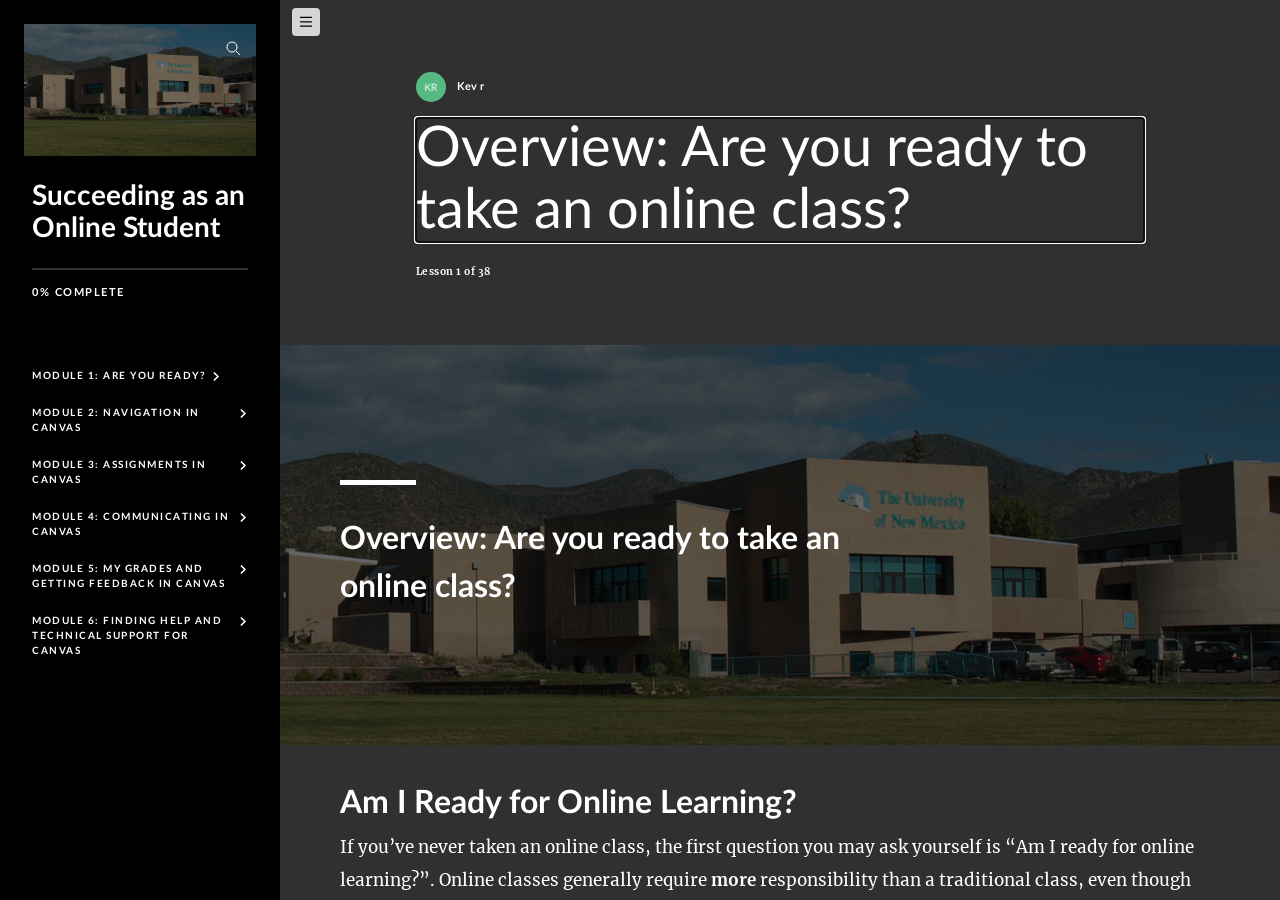
<file: projects/online-student-workshop/index.html>
<!doctype html>
<!-- 
course package version: PCpywOyb
rise_frontend sha: 7c74c686355c44a9107c5fef5b29e77ff4d6952b
learn_distribution_frontend sha: de6f87452331c4d7d45a786b497b810ddb6bba97
mondrian sha: 1bd9bd8085422ca84085e42621de3b09349e7a11
sandbox sha: 42753f3391b109fa3788c525c22880445ab48325
 -->
<html lang="en">
  <head>
    <meta charset="utf-8">
    <meta name="viewport" content="width=device-width,initial-scale=1">
    <title>Succeeding as an Online Student</title>
    
    <script type="application/json" id="__CONFIG__">
      {"remoteManifest":{"learn_distribution_frontend":{".js":["learn_dist/entry.js"]},"mondrian":{".js":["mondrian/entry.js"]}},"assetTargetPrefixes":{"media":"assets","font":"lib/fonts"}}
    </script>
    
    <script src="lib/dist/f1c92d9b.js"></script>
  </head>
  <body>

    <div id="app"></div>
    
      <script src="lib/rise/9d00647a.js"></script>
    
  </body>
</html>
</file>
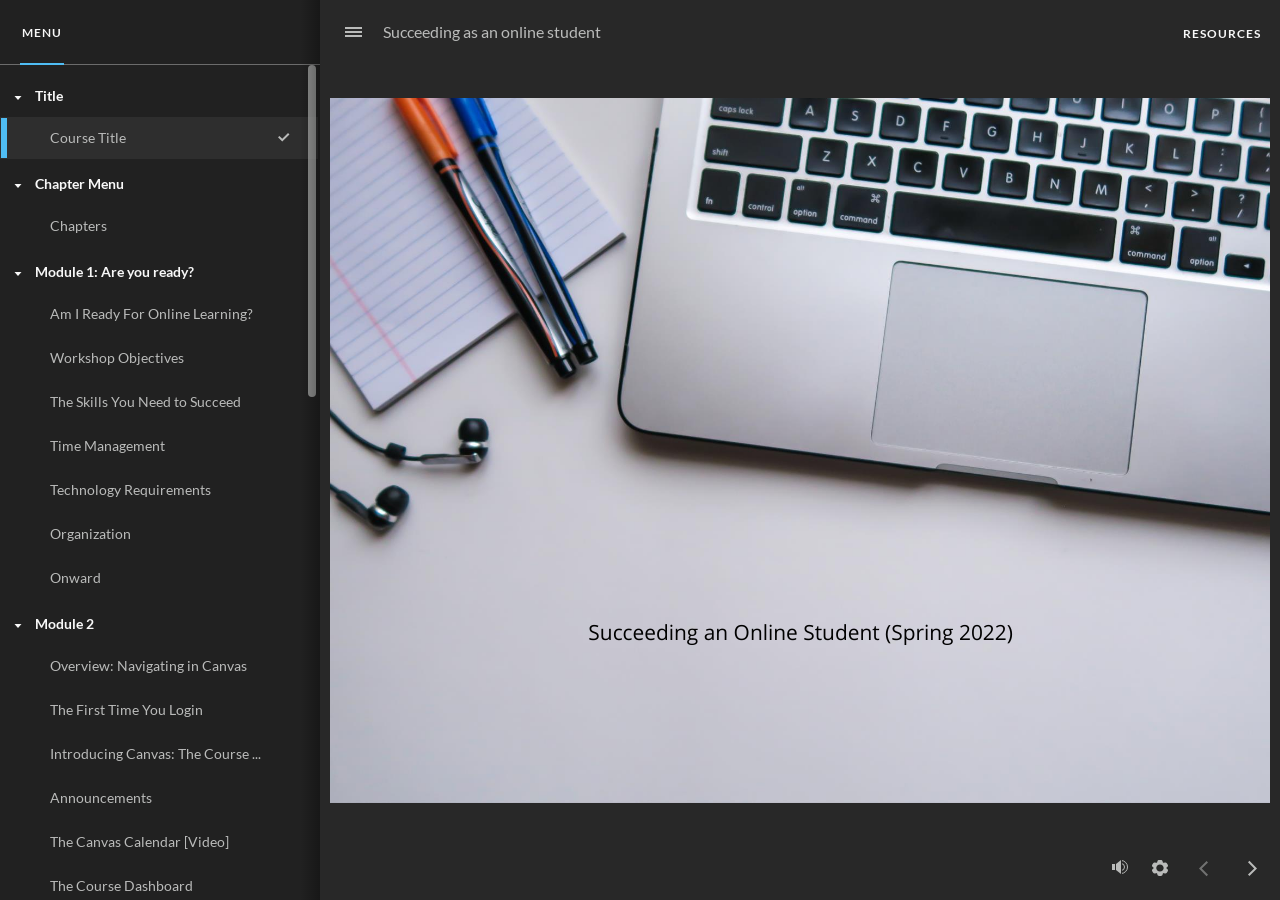
<file: projects/online-workshop-storyline/story.html>
﻿<!doctype html>
<html lang="en-US">
<head>
  <meta charset="utf-8">
  <!-- Created using Storyline 360 x64 - http://www.articulate.com  -->
  <!-- version: 3.127.38181.0 -->
  <title>Succeeding as an online student</title>
  <meta http-equiv="x-ua-compatible" content="IE=edge"/>
  <meta name="viewport" content="width=device-width,initial-scale=1,user-scalable=no,shrink-to-fit=no,minimal-ui"/>
  <meta name="apple-mobile-web-app-capable" content="yes"/>
  <style>
    html, body { height: 100%; padding: 0; margin: 0 }
    #app { height: 100%; width: 100%; }
  </style>

  <script>
    window.DS = {};
    window.globals = {
      DATA_PATH_BASE: '',
      HAS_FRAME: true,
      HAS_SLIDE: true,

      lmsPresent: false,
      tinCanPresent: false,
      cmi5Present: false,
      aoSupport: false,
      scale: 'Scaled',
      captureRc: false,
      browserSize: 'optimal',
      bgColor: '#282828',
      features: 'DropInBase,EngagePromiseUpgrade,JsInteractions,Localization,LocalizationImage,PlayerMemoryEnhancements,SlideLevelScale,SlidePromiseUpgrade,StartupPromiseUpgrade',
      themeName: 'unified',
      preloaderColor: '#FFFFFF',
      suppressAnalytics: false,
      productChannel: 'stable',
      publishSource: 'storyline',
      aid: 'aid|4adf1dfe-7fee-5a84-a368-b971c57fee7d',
      cid: '9c6dfddc-dc66-4fd3-b354-5d9739e5ad09',
      playerVersion: '3.127.38181.0',
      publishTimestamp: '2026-10-08T14:55:42.0921680Z',
      maxIosVideoElements: 10,
      connectionSettings: { message: 'You%20are%20offline.%20Trying%20to%20reconnect...', useDarkTheme: false, mode: 'disabled' },
      hasFeature: function(feature) {
        return this.features.split(',').includes(feature);
      },
      
      parseParams: function(qs) {
        if (window.globals.parsedParams != null) {
          return window.globals.parsedParams;
        }
        qs = (qs || window.location.search.substr(1)).split('+').join(' ');
        var params = {},
            tokens,
            re = /[?&]?([^=]+)=([^&]*)/g;

        while (tokens = re.exec(qs)) {
          params[decodeURIComponent(tokens[1]).trim()] =
            decodeURIComponent(tokens[2]).trim();
        }
        window.globals.parsedParams = params;
        return params;
      }

    };

    if (window.flagsUnderTest != null) {
      window.globals.features = window.flagsUnderTest.reduce((accum, feature) => {
        if (!accum.includes(feature)) {
          accum.push(feature);
        }
        return accum;
      }, window.globals.features.split(',')).join();
    }
  </script>
  <script>
    var isIe11 = ('ActiveXObject' in window || window.MSBlobBuilder != null)
      && window.msCrypto != null && !window.ActiveXObject;
    if (isIe11) {
      window.globals.unsupportedBrowser = true;
      document.write(atob('[base64]'));
    }
  </script>

  <script>
    if (window.globals.hasFeature('Localization')) {
      
      
    }
  </script>

  
  
  <script>window.THREE = { };</script>
  
</head>
<body style="background: #282828" class="cs-HTML theme-unified">
  <!-- 360 -->
  <script>!function(){var e,i=/iPhone/i,o=/iPod/i,n=/iPad/i,t=/\biOS-universal(?:.+)Mac\b/i,r=/\bAndroid(?:.+)Mobile\b/i,a=/Android/i,d=/(?:SD4930UR|\bSilk(?:.+)Mobile\b)/i,p=/Silk/i,l=/Windows Phone/i,u=/\bWindows(?:.+)ARM\b/i,b=/BlackBerry/i,s=/BB10/i,c=/Opera Mini/i,f=/\b(CriOS|Chrome)(?:.+)Mobile/i,h=/Mobile(?:.+)Firefox\b/i,v=function(e){return void 0!==e&&"MacIntel"===e.platform&&"number"==typeof e.maxTouchPoints&&e.maxTouchPoints>1&&"undefined"==typeof MSStream};e=function(e){var m={userAgent:"",platform:"",maxTouchPoints:0};e||"undefined"==typeof navigator?"string"==typeof e?m.userAgent=e:e&&e.userAgent&&(m={userAgent:e.userAgent,platform:e.platform,maxTouchPoints:e.maxTouchPoints||0}):m={userAgent:navigator.userAgent,platform:navigator.platform,maxTouchPoints:navigator.maxTouchPoints||0};var g=m.userAgent,y=g.split("[FBAN");void 0!==y[1]&&(g=y[0]),void 0!==(y=g.split("Twitter"))[1]&&(g=y[0]);var A=function(e){return function(i){return i.test(e)}}(g),w={apple:{phone:A(i)&&!A(l),ipod:A(o),tablet:!A(i)&&(A(n)||v(m))&&!A(l),universal:A(t),device:(A(i)||A(o)||A(n)||A(t)||v(m))&&!A(l)},amazon:{phone:A(d),tablet:!A(d)&&A(p),device:A(d)||A(p)},android:{phone:!A(l)&&A(d)||!A(l)&&A(r),tablet:!A(l)&&!A(d)&&!A(r)&&(A(p)||A(a)),device:!A(l)&&(A(d)||A(p)||A(r)||A(a))||A(/\bokhttp\b/i)},windows:{phone:A(l),tablet:A(u),device:A(l)||A(u)},other:{blackberry:A(b),blackberry10:A(s),opera:A(c),firefox:A(h),chrome:A(f),device:A(b)||A(s)||A(c)||A(h)||A(f)},any:!1,phone:!1,tablet:!1};return w.any=w.apple.device||w.android.device||w.windows.device||w.other.device,w.phone=w.apple.phone||w.android.phone||w.windows.phone,w.tablet=w.apple.tablet||w.android.tablet||w.windows.tablet,w}(),"object"==typeof exports&&"undefined"!=typeof module?module.exports=e:"function"==typeof define&&define.amd?define((function(){return e})):this.isMobile=e}();
    window.isMobile.apple.tablet = window.isMobile.apple.tablet ||
      (navigator.platform === 'MacIntel' && navigator.maxTouchPoints > 1);
    window.isMobile.apple.device = window.isMobile.apple.device || window.isMobile.apple.tablet;
    window.isMobile.tablet = window.isMobile.tablet || window.isMobile.apple.tablet;
    window.isMobile.any = window.isMobile.any || window.isMobile.apple.tablet;
  </script>

  <div id="focus-sink" tabindex="-1"></div>

  <div id="preso"></div>
  <script>
    (function() {

      var classTypes = [ 'desktop', 'mobile', 'phone', 'tablet' ];

      var addDeviceClasses = function(prefix, testObj) {
        var curr, i;
        for (i = 0; i < classTypes.length; i++) {
          curr = classTypes[i];
          if (testObj[curr]) {
            document.body.classList.add(prefix + curr);
          }
        }
      };

      var params = window.globals.parseParams(),
          isDevicePreview = params.devicepreview === '1',
          isPhoneOverride = params.deviceType === 'phone' || (isDevicePreview && params.phone == '1'),
          isTabletOverride = (params.deviceType === 'tablet' || isDevicePreview) && !isPhoneOverride,
          isMobileOverride = isPhoneOverride || isTabletOverride;

      var deviceView = {
        desktop: !window.isMobile.any && !isMobileOverride,
        mobile: window.isMobile.any || isMobileOverride,
        phone: isPhoneOverride || (window.isMobile.phone && !isTabletOverride),
        tablet: isTabletOverride || window.isMobile.tablet
      };

      window.globals.deviceView = deviceView;
      window.isMobile.desktop = !window.isMobile.any;
      window.isMobile.mobile = window.isMobile.any;

      addDeviceClasses('view-', deviceView);

    })();
  </script>
  
  <script src='story_content/triggers.js' type=text/javascript></script>
<script src='story_content/user.js' type=text/javascript></script>
  <div class="slide-loader"></div>

  <script>
    var doc = document, loader = doc.body.querySelector('.slide-loader'); [ 1, 2, 3 ].forEach(function(n) { var d = doc.createElement('div'); d.style.backgroundColor = window.globals.preloaderColor; d.classList.add('mobile-loader-dot'); d.classList.add('dot' + n); loader.appendChild(d); });
  </script>

  <div class="mobile-load-title-overlay" style="display: none">
    <div class="mobile-load-title">Succeeding as an online student</div>
  </div>

  <div class="mobile-chrome-warning"></div>

  
<style>
  .warn-connection-dialog {
    display: none;
    background: transparent;
    pointer-events: all;
    position: fixed;
    left: 0;
    top: 0;
    width: 100%;
    height: 100%;
    z-index: 999;
  }

  .warn-connection-content {
    pointer-events: all;
    border-radius: 4px;
    background: white;
    border: 1px solid #E7E7E7;
    color: #333333;
    box-shadow: 0 2px 4px rgba(0, 0, 0, 0.25);
    transition: all 150ms ease-out;
    position: absolute;
    white-space: nowrap;
  }

  .view-phone.is-landscape .warn-connection-content {
    left: 23px;
    bottom: 23px;
  }

  .view-tablet.is-landscape .warn-connection-content {
    left: 50%;
    top: 20px;
    transform: translateX(-50%);
  }

  .view-mobile.is-portrait .warn-connection-content {
    transform: translate(-50%, calc(-100% - 15px));
  }

  .warn-connection-content p {
    display: inline-block;
    margin: 0 8px 0 0;
    line-height: 33px;
    font-size: 11px;
  }

  .warn-connection-content svg {
    position: relative;
    vertical-align: middle;
    margin: 0 2px 2px 8px;
  }

  .view-desktop .warn-connection-content {
    left: 1.5em;
    bottom: 1.5em;
  }

  .view-desktop .warn-connection-content p {
    font-size: 1.1em;
  }

  .is-offline .warn-connection-dialog {
    display: block;
  }

  .is-offline .cs-panel * {
    pointer-events: none !important;
  }

  .is-offline .cs-panel {
    pointer-events: all !important;
  }

  .is-offline #nav-controls * {
    pointer-events: none !important;
  }

  .is-offline #nav-controls {
    pointer-events: all !important;
  }
</style>

<div class="warn-connection-dialog" role="alertdialog" aria-modal="true" tabindex="0" aria-labelledby="warn-connection-message">
  <div class="warn-connection-content">
    <svg width="17" height="15" viewBox="0 0 17 15" xmlns="http://www.w3.org/2000/svg">
      <path fill="#8F0000" stroke="white" d="M16.07,12.98 L15.88,12.23 L9.51,1.21 C8.97,0.26,7.6,0.26,7.06,1.21 L0.69,12.23 C0.15,13.16,0.81,14.36,1.91,14.36 H14.65 C15.47,14.36,16.05,13.7,16.07,12.98 Z"/>
      <path fill="white" stroke="white" d="M8.58,5.5 C8.35,5.28,8.5,5.35,8.21,5.32 C8.09,5.35,7.97,5.49,7.96,5.67 C7.97,5.79,7.98,5.92,7.98,6.04 L7.98,6.04 C7.99,6.17,8,6.31,8.01,6.43 L8.01,6.44 C8.03,6.92,8.06,7.41,8.09,7.9 L8.09,7.9 C8.12,8.39,8.14,8.88,8.17,9.37 C8.17,9.39,8.18,9.42,8.2,9.44 C8.23,9.46,8.25,9.47,8.28,9.47 C8.31,9.47,8.34,9.46,8.35,9.44 C8.37,9.43,8.38,9.4,8.39,9.35 L8.39,9.34 C8.39,9.24,8.4,9.15,8.4,9.05 L8.4,9.05 C8.41,8.96,8.41,8.86,8.42,8.75 C8.43,8.44,8.45,8.12,8.47,7.81 L8.47,7.81 C8.49,7.49,8.51,7.18,8.53,6.87 C8.55,6.46,8.56,6.05,8.59,5.64 L8.6,5.62 C8.6,5.57,8.59,5.53,8.58,5.5 L8.21,5.32 Z"/>
      <circle fill="white" stroke="white" cx="8.3" cy="11.35" r="0.3"/>
    </svg>
    <p id="warn-connection-message">You are offline. Trying to reconnect...</p>
  </div>
</div>

<script>
  (function() {
    window.DS.connection = {
      warningShown: false,
      assets: {},
      loadingAssetGroup: false,
      retryDelay: 500
    };

    var connectionSettings = window.globals.connectionSettings || {};

    var useConnectionMessages = window.AbortController != null &&
      window.location.protocol != 'file:' &&
      connectionSettings.mode === 'normal';

    window.DS.connection.useConnectionMessages = useConnectionMessages;

    var assetCount = 0;
    var checkLoadedId;


    if (useConnectionMessages && connectionSettings != null) {
      var contentEl = document.querySelector('.warn-connection-content');
      var messageEl = contentEl.querySelector('p');

      if (connectionSettings.useDarkTheme) {
        contentEl.style.borderColor = '#BABBBA';
        contentEl.style.backgroundColor = '#282828';
        contentEl.style.color = '#FFFFFF';
      }

      if (connectionSettings.message != null) {
        messageEl.textContent = window.decodeURIComponent(connectionSettings.message);
      }
    }

    function checkAssetsReady() {
      for (var i in DS.connection.assets) {
        if (!DS.connection.assets[i].success) {
          return false;
        }
      }
      return true;
    }

    function stopAssetGroup() {
      if (!useConnectionMessages) { return; }

      assetCount = 0;

      DS.connection.oldAssetGroup = DS.connection.assets;
      DS.connection.assets = {};
      DS.connection.loadingAssetGroup = false;
      clearInterval(checkLoadedId);
    }

    function startAssetGroup() {
      if (!useConnectionMessages) { return; }
      var ticks = 0;
      clearInterval(checkLoadedId);
      checkLoadedId = setInterval(function() {
        var loaded = 0;
        if (assetCount === 0 && loaded === 0) {
          clearInterval(checkLoadedId);
          return;
        }

        for (var i in DS.connection.assets) {
          if (DS.connection.assets[i].success) {
            loaded++;
          }
        }

        if (assetCount === loaded && checkAssetsReady()) {
          for (var i in DS.connection.assets) {
            if (DS.connection.assets[i].action) {
              DS.connection.assets[i].action();
            }
          }
          hideWarning();
          stopAssetGroup();
        }
      }, 100)
    }

    function requiredAsset(url, action, retry, type) {
      if (!useConnectionMessages) { return; }
      if (DS.connection.assets[url]) { return; }

      DS.connection.assets[url] = {
        success: false, action: action, retry: retry, type: type
      };
      assetCount = Object.keys(DS.connection.assets).length;
      if (!DS.connection.loadingAssetGroup) {
        startAssetGroup();
      }
      DS.connection.loadingAssetGroup = true;
    }

    function assetLoaded(url) {
      if (!useConnectionMessages) { return; }
      if (DS.connection.assets[url]) {
        DS.connection.assets[url].success = true;
      }
    }

    function assetFailed(url) {
      if (!useConnectionMessages) { return; }
      if (!DS.connection.assets[url]) {
        if (/\.js$/.test(url) && url.indexOf('transcripts') === -1) {
          setTimeout(function() {
            if (DS.connection.lastSlideLoaded != null) {
              DS.connection.lastSlideLoaded();
            }
          }, DS.connection.retryDelay);
        }
        return;
      }
      if (!DS.connection.warningShown) { showWarning(); }
      if (DS.connection.assets[url].retry) {
        setTimeout(function() {
          if (!DS.connection.assets[url].success) {
            DS.connection.assets[url].retry()
          }
        }, DS.connection.retryDelay);
      }
    }

    function hideWarning() {
      document.body.classList.remove('is-offline');
      DS.connection.warningShown = false;
      enableKeys();
    }
    DS.connection.hideWarning = hideWarning

    function showWarning(btn) {
      document.body.classList.add('is-offline')
      DS.connection.warningShown = true;
      updateWarningPosition();
      disableKeys();
    }

    function updateWarningPosition() {
      if (!DS.connection.warningShown) {
        return;
      }

      var isPortrait = document.body.classList.contains('is-portrait');
      var isMobile = document.body.classList.contains('view-mobile');
      var warningEl = document.querySelector('.warn-connection-content');

      if (isPortrait && isMobile) {
        var slide = document.querySelector('.primary-slide');
        var slideRect = slide != null
          ? slide.getBoundingClientRect()
          : { top: window.innerHeight, left: 0, width: window.innerWidth };

        warningEl.style.top = `${slideRect.top}px`
        warningEl.style.left = `${slideRect.left + slideRect.width / 2}px`
      } else {
        warningEl.style.top = null;
        warningEl.style.left = null;
      }

      window.requestAnimationFrame(updateWarningPosition);
    }

    function onDisableKeyDown(e) {
      e.preventDefault();
      e.stopImmediatePropagation();
    }

    function onDisableKeyUp(e) {
      e.preventDefault();
      e.stopImmediatePropagation();
    }

    var accStyle = document.createElement('style');
    var warnDialogEl = document.querySelector('.warn-connection-dialog');

    function disableKeys() {
      if (DS.views && DS.views.nsStack && DS.views.nsStack.length === 1) {
        DS.views.nsStack[0].tabReachable = false
        DS.views.nsStack[0].updateTabIndex(true);
      }

      accStyle.innerHTML = '.acc-shadow-dom { display: none; }';
      document.body.appendChild(accStyle);

      warnDialogEl.parentNode.append(warnDialogEl);
      warnDialogEl.focus();
    }

    function enableKeys() {
      accStyle.remove();
      if (DS.views && DS.views.nsStack && DS.views.nsStack.length === 1 && DS.views.nsStack[0].name === '_frame') {
        DS.views.nsStack[0].tabReachable = true;
        DS.views.nsStack[0].updateTabIndex();
      }
    }

    // these will all be noops if the feature flag isn't set in
    // the data and `window.globals.features`
    DS.connection.requiredAsset = requiredAsset;
    DS.connection.assetLoaded = assetLoaded;
    DS.connection.assetFailed = assetFailed;
    DS.connection.stopAssetGroup = stopAssetGroup;
    DS.connection.startAssetGroup = startAssetGroup;
  })();
</script>


  <script>
    
    if (window.autoSpider && window.vInterfaceObject) {
      document.querySelector('.mobile-load-title-overlay').style.display = 'none';
    }
  </script>

  

  <link rel="stylesheet" href="html5/data/css/output.min.css" data-noprefix/>
</body>
<script src="html5/lib/scripts/bootstrapper.min.js"></script>
</html>
</file>
<file: projects/online-workshop-storyline/html5/data/css/output.min.css>
@font-face {
  font-family: 'LatoBold Charset1_ BoldA7C42714';
  src: url('[data-uri]');
  font-style: normal;
  font-weight: bold;
}
@font-face {
  font-family: 'Lato Charset1_ 6GYdgwSLCB96A116';
  src: url('[data-uri]');
  font-style: normal;
  font-weight: normal;
}
@font-face {
  font-family: 'Open Sans Charset1_ 6X04BEA2656';
  src: url('[data-uri]');
  font-style: normal;
  font-weight: normal;
}
@font-face {
  font-family: 'Open SansBold CharsBold41B4E0A5';
  src: url('[data-uri]');
  font-style: normal;
  font-weight: bold;
}
@font-face {
  font-family: 'Open Sans Charset0_v9TY33EDE6F2';
  src: url('[data-uri]');
  font-style: normal;
  font-weight: normal;
}
@font-face {
  font-family: 'Open SansBold CharsBoldE47A47C6';
  src: url('[data-uri]');
  font-style: normal;
  font-weight: bold;
}
.cs-HTML {
  background: rgba(40, 40, 40, 1);
}
.cs-pxabnsnfns00001100101 .cs-infopanel  {
  box-shadow: 0 1px 0 rgba(0, 0, 0, 0);
  background: rgba(255, 255, 255, 1);
}
.cs-pxabnsnfns00001100101 .cs-infopanel .cs-link {
  color: rgba(186, 187, 186, 1);
}
.cs-pxabnsnfns00001100101 .cs-infopanel .cs-link:hover {
  color: rgba(255, 255, 255, 1);
}
.cs-pxabnsnfns00001100101 .cs-infopanel .cs-name {
  color: rgba(68, 68, 68, 1);
}
.cs-pxabnsnfns00001100101 .cs-infopanel .cs-title {
  color: rgba(153, 153, 153, 1);
}
.cs-pxabnsnfns00001100101 .cs-infopanelpopup  {
  box-shadow: 0 1px 0 rgba(0, 0, 0, 0);
  background: rgba(0, 0, 0, 0);
}
.cs-pxabnsnfns00001100101 .cs-infopanelpopup .cs-link {
  color: rgba(255, 0, 0, 1);
}
.cs-pxabnsnfns00001100101 .cs-infopanelpopup .cs-link:hover {
  color: rgba(255, 255, 255, 1);
}
.cs-pxabnsnfns00001100101 .cs-infopanelpopup .cs-name {
  color: rgba(255, 255, 255, 1);
}
.cs-pxabnsnfns00001100101 .cs-infopanelpopup .cs-bio {
  color: rgba(186, 187, 186, 1);
}
.cs-pxabnsnfns00001100101 .cs-timer  {
  color: rgba(186, 187, 186, 1);
}
.cs-pxabnsnfns00001100101 .cs-duration stop:first-child {
  stop-color: rgba(60, 60, 60, 1);
}
.cs-pxabnsnfns00001100101 .cs-duration stop:last-child {
  stop-color: rgba(60, 60, 60, 1);
}
.cs-pxabnsnfns00001100101 .cs-elapsed stop:first-child {
  stop-color: rgba(254, 227, 71, 1);
}
.cs-pxabnsnfns00001100101 .cs-elapsed stop:last-child {
  stop-color: rgba(254, 227, 71, 1);
}
.cs-pxabnsnfns00001100101 .cs-timer .cs-pie .cs-innerstroke {
  stroke: rgba(199, 199, 199, 1);
}
.cs-pxabnsnfns00001100101 .cs-timer .cs-pie .cs-innerborder {
  stroke: rgba(255, 255, 255, 1);
}
.cs-pxabnsnfns00001100101 .cs-window  {
  box-shadow: 0 8px 5px rgba(0, 0, 0, 0.2);
  border-color: rgba(49, 99, 0, 0);
  background: rgba(33, 33, 33, 1);
  color: rgba(248, 248, 248, 1);
}
.cs-pxabnsnfns00001100101 .cs-window .cs-diva {
  border-color: rgba(78, 78, 78, 1);
}
.cs-pxabnsnfns00001100101 .cs-window .cs-divb {
  border-color: rgba(78, 78, 78, 0);
}
.cs-pxabnsnfns00001100101 .cs-editor .cs-editor-slide {
  color: rgba(226, 226, 226, 1);
}
.cs-pxabnsnfns00001100101 .cs-editor .cs-editor-html {
  color: rgba(186, 187, 186, 1);
}
.cs-pxabnsnfns00001100101 .cs-editor .cs-editor-button {
  text-shadow: 0 1px 0 rgba(0, 0, 0, 0);
  color: rgba(255, 255, 255, 1);
  border-color: rgba(211, 211, 211, 1);
  background: rgba(34, 34, 34, 1);
}
.cs-pxabnsnfns00001100101 .cs-editor .cs-editor-button:hover {
  background: rgba(68, 68, 68, 1);
}
.cs-pxabnsnfns00001100101 .cs-editor .cs-editor-button:active {
  background: rgba(68, 68, 68, 1);
}
.cs-pxabnsnfns00001100101 .cs-listitem  {
  color: rgba(186, 187, 186, 1);
  border-color: none;
  border: 1px solid transparent;
}
.cs-pxabnsnfns00001100101 .cs-listitem:hover {
  background: rgba(255, 255, 255, 0.06);
  border-color: rgba(108, 108, 108, 1) !important;
  border-width: 1px;
  border-radius: 2px;
  border-style: solid;
  box-sizing: border-box;
}
.cs-pxabnsnfns00001100101 .cs-listitem.hover {
  background: rgba(255, 255, 255, 0.06);
  border-color: rgba(108, 108, 108, 1) !important;
  border-width: 1px;
  border-radius: 2px;
  border-style: solid;
  box-sizing: border-box;
}
.cs-pxabnsnfns00001100101 .cs-glossary  {
  color: rgba(186, 187, 186, 1);
}
.cs-pxabnsnfns00001100101 .cs-glossary .cs-scrolling-panel {
  background: rgba(0, 0, 0, 0);
}
.cs-pxabnsnfns00001100101 .cs-glossary .cs-term.cs-selected .cs-choice-list-trigger {
  color: rgba(255, 255, 255, 1);
  background: rgba(255, 255, 255, 1);
}
.cs-pxabnsnfns00001100101 .cs-glossary .cs-term.cs-selected .cs-choice-list-trigger:focus {
  color: rgba(255, 255, 255, 1);
  background: rgba(255, 255, 255, 1);
}
.cs-pxabnsnfns00001100101 .cs-glossary .cs-term:hover .cs-choice-list-trigger {
  background: rgba(186, 187, 186, 1);
}
.cs-pxabnsnfns00001100101 .cs-glossary .cs-term.hover .cs-choice-list-trigger {
  background: rgba(186, 187, 186, 1);
}
.cs-pxabnsnfns00001100101 .cs-glossary .cs-term .cs-choice-list-trigger:focus {
  background: rgba(186, 187, 186, 1);
}
.cs-pxabnsnfns00001100101 .cs-glossary .cs-diva {
  border-color: rgba(0, 0, 0, 0);
}
.cs-pxabnsnfns00001100101 .cs-glossary .cs-divb {
  border-color: rgba(0, 0, 0, 0);
}
.cs-pxabnsnfns00001100101 .cs-glossary .cs-divc {
  border-color: rgba(0, 0, 0, 0);
}
.cs-pxabnsnfns00001100101 .cs-glossary .cs-heading {
  color: rgba(248, 248, 248, 1);
  font-weight: 700;
}
.note-content p span {
  color: rgba(186, 187, 186, 1);
  line-height: 1.4em;
  font-size: 103.769%;
}
.cs-pxabnsnfns00001100101 .cs-resource .cs-separator {
  border-color: rgba(0, 0, 0, 0);
}
.cs-pxabnsnfns00001100101 .cs-outline  {
  color: rgba(45, 45, 45, 1);
}
.cs-pxabnsnfns00001100101 .cs-outline .cs-diva {
  border-color: rgba(0, 0, 0, 0);
}
.cs-pxabnsnfns00001100101 .cs-outline .cs-divb {
  border-color: rgba(0, 0, 0, 0);
}
.cs-pxabnsnfns00001100101 .cs-outline .cs-divc {
  border-color: rgba(0, 0, 0, 0);
}
.cs-pxabnsnfns00001100101 .cs-outline .cs-search-filter:hover {
  color: rgba(0, 0, 0, 0);
}
.cs-pxabnsnfns00001100101 .cs-outline .cs-search-filter.hover {
  color: rgba(0, 0, 0, 0);
}
.cs-pxabnsnfns00001100101 .cs-transcript  {
  color: rgba(255, 255, 255, 1);
}
.cs-pxabnsnfns00001100101 .cs-transcript .cs-div {
  border-color: rgba(0, 0, 0, 0);
}
.cs-pxabnsnfns00001100101 .cs-tabs:not(.topmenu-item) {
  color: rgba(248, 248, 248, 1);
}
.cs-pxabnsnfns00001100101 .cs-tabs .cs-inner-button:not(.topmenu-item) {
  text-shadow: 0 1px 0 rgba(0, 0, 0, 0);
}
.cs-pxabnsnfns00001100101 .cs-tabs:hover:not(.topmenu-item) {
  color: rgba(248, 248, 248, 1);
}
.cs-pxabnsnfns00001100101 .cs-tabs.cs-selected {
  background: rgba(0, 0, 0, 0);
  color: rgba(248, 248, 248, 1);
}
.cs-pxabnsnfns00001100101 .cs-seekcontrol  {
  background: rgba(0, 0, 0, 0);
  border-color: rgba(0, 0, 0, 0);
}
.cs-pxabnsnfns00001100101 .cs-seekcontrol .cs-button:hover .cs-icon {
  fill: rgba(255, 255, 255, 1);
}
.cs-pxabnsnfns00001100101 .cs-seekcontrol .cs-button.hover .cs-icon {
  fill: rgba(255, 255, 255, 1);
}
.cs-pxabnsnfns00001100101 .cs-seekcontrol .cs-button .cs-icon-shadow {
  fill: rgba(0, 0, 0, 0);
}
.cs-pxabnsnfns00001100101 .cs-seekcontrol .cs-button .cs-icon {
  fill: rgba(180, 180, 180, 1);
}
.cs-pxabnsnfns00001100101 .cs-seekcontrol .cs-seek .cs-fill {
  background: rgba(255, 255, 255, 0.6);
}
.cs-pxabnsnfns00001100101 .cs-seekcontrol .cs-seek {
  background: rgba(108, 108, 108, 1);
  border-color: rgba(0, 0, 0, 0);
}
.cs-pxabnsnfns00001100101 .cs-searchinput .cs-input {
  color: rgba(186, 187, 186, 1);
  border-color: rgba(0, 0, 0, 0);
  background: rgba(255, 255, 255, 0.06);
}
.cs-pxabnsnfns00001100101 .cs-searchinput .cs-input:focus {
  color: rgba(248, 248, 248, 1);
  background: rgba(41, 41, 41, 1);
}
.cs-pxabnsnfns00001100101 .cs-searchinput .cs-input:hover {
  box-shadow: inset 0 0 1px 0 rgba(69, 126, 19, 0);
}
.cs-pxabnsnfns00001100101 .cs-searchinput .cs-input.hover {
  box-shadow: inset 0 0 1px 0 rgba(69, 126, 19, 0);
}
.cs-pxabnsnfns00001100101 .cs-searchinput .cs-button .cs-icon {
  fill: rgba(186, 187, 186, 1);
}
.cs-pxabnsnfns00001100101 .cs-searchinput .cs-button:hover {
  fill: rgba(63, 133, 0, 1);
}
.cs-pxabnsnfns00001100101 .cs-searchinput .cs-button.hover {
  fill: rgba(63, 133, 0, 1);
}
.cs-pxabnsnfns00001100101 .cs-menu  {
  box-shadow: 0 1px 0 rgba(0, 0, 0, 0);
  background: rgba(33, 33, 33, 1);
}
.cs-pxabnsnfns00001100101 .cs-topmenu-item.active .cs-tab {
  background: rgba(33, 33, 33, 1);
}
.cs-pxabnsnfns00001100101 .cs-logo  {
  box-shadow: 0 1px 0 rgba(37, 75, 0, 1);
  background: rgba(255, 255, 255, 0);
}
.cs-pxabnsnfns00001100101 .cs-checkbox  {
  color: rgba(255, 255, 255, 1);
}
.cs-pxabnsnfns00001100101 .cs-checkbox:hover {
  border-color: rgba(175, 221, 130, 1);
}
.cs-pxabnsnfns00001100101 .cs-checkbox.hover {
  border-color: rgba(175, 221, 130, 1);
}
.cs-pxabnsnfns00001100101 .cs-checkbox .cs-box {
  color: rgba(255, 255, 255, 1);
  border-color: rgba(42, 83, 0, 1);
}
.cs-pxabnsnfns00001100101 .cs-checkbox .cs-box:checked::after {
  color: rgba(43, 196, 0, 1);
}
.cs-pxabnsnfns00001100101 .cs-button  {
  text-shadow: 0 1px 0 rgba(0, 0, 0, 0);
  color: rgba(186, 187, 186, 1);
  border-color: rgba(0, 0, 0, 0);
  background: rgba(0, 0, 0, 0);
  box-shadow: 0 1px 0 rgba(0, 0, 0, 0);
}
.cs-pxabnsnfns00001100101 .cs-button .cs-icon {
  fill: rgba(186, 187, 186, 1);
}
.cs-pxabnsnfns00001100101 .cs-button .cs-icon-shadow {
  fill: rgba(0, 0, 0, 0);
}
.cs-pxabnsnfns00001100101 .cs-button:hover {
  background: rgba(248, 248, 248, 1);
}
.cs-pxabnsnfns00001100101 .cs-button.hover {
  background: rgba(248, 248, 248, 1);
}
.cs-pxabnsnfns00001100101 .cs-button:active {
  background: rgba(0, 0, 0, 0);
}
.cs-pxabnsnfns00001100101 .cs-button.cs-disabled:hover {
  background: rgba(0, 0, 0, 0);
}
.cs-pxabnsnfns00001100101 .cs-button.cs-disabled.hover {
  background: rgba(0, 0, 0, 0);
}
.cs-pxabnsnfns00001100101 .cs-button.cs-disabled:active {
  background: rgba(0, 0, 0, 0);
}
.cs-pxabnsnfns00001100101 .cs-button.cs-volume:hover {
  background: rgba(0, 0, 0, 0);
}
.cs-pxabnsnfns00001100101 .cs-button.cs-volume.hover {
  background: rgba(0, 0, 0, 0);
}
.cs-pxabnsnfns00001100101 .cs-button.cs-volume:active {
  background: rgba(0, 0, 0, 0);
}
.cs-pxabnsnfns00001100101.cs-base  {
  color: rgba(186, 187, 186, 1);
  border-color: rgba(40, 40, 40, 1);
  background: rgba(40, 40, 40, 1);
}
.cs-pxabnsnfns00001100101.cs-base .cs-separator .cs-diva {
  background: rgba(69, 69, 69, 1);
}
.cs-pxabnsnfns00001100101.cs-base .cs-separator .cs-divb {
  background: rgba(0, 0, 0, 0);
}
.cs-pxabnsnfns00001100101.cs-base .cs-topmenu-item.active .cs-tab {
  border-color: rgba(69, 69, 69, 1);
}
.cs-pxabnsnfns00001100101.cs-base .cs-topmenu-item.active .cs-panel {
  border-color: rgba(69, 69, 69, 1);
}
.cs-pxabnsnfns00001100101.cs-base .cs-left {
  background: rgba(33, 33, 33, 1);
}
.cs-pxabnsnfns00001100101.cs-base .cs-area-primary .cs-slide-container {
  background: rgba(40, 40, 40, 1);
}
.cs-pxabnsnfns00001100101.cs-base.cs-custom-theme .cs-brandhighlight-bg {
  background: rgba(79, 189, 244, 1) !important;
}
.cs-pxabnsnfns00001100101.cs-base.cs-custom-theme .cs-brandhighlight-secondary-bg {
  background: rgba(255, 255, 255, 1) !important;
}
.cs-pxabnsnfns00001100101.cs-base.cs-custom-theme .cs-brandhighlight-border {
  border-color: rgba(79, 189, 244, 1) !important;
}
.cs-pxabnsnfns00001100101.cs-base.cs-custom-theme .cs-brandhighlight-text {
  color: rgba(79, 189, 244, 1) !important;
}
.cs-pxabnsnfns00001100101.cs-base.cs-custom-theme .cs-brandhighlight-fill {
  fill: rgba(79, 189, 244, 1) !important;
}
.cs-pxabnsnfns00001100101.cs-base.cs-custom-theme .cs-listitem.cs-selected {
  background-color: rgba(255, 255, 255, 0.06) !important;
}
.cs-pxabnsnfns00001100101 .cs-volume::-moz-range-thumb {
  border-color: rgba(43, 85, 0, 1);
  box-shadow: inset 0 0 1px 0 rgba(43, 85, 0, 1);
  background: rgba(255, 255, 255, 1);
}
.cs-pxabnsnfns00001100101 .cs-volume::-ms-thumb {
  border-color: rgba(43, 85, 0, 1);
  box-shadow: inset 0 0 1px 0 rgba(43, 85, 0, 1);
  background: rgba(255, 255, 255, 1);
}
.cs-pxabnsnfns00001100101 .cs-volume::-webkit-slider-thumb {
  border-color: rgba(43, 85, 0, 1);
  box-shadow: inset 0 0 1px 0 rgba(43, 85, 0, 1);
  background: rgba(255, 255, 255, 1);
}
.cs-pxabnsnfns00001100101 .cs-volume::-moz-range-track {
  border-color: rgba(66, 140, 1, 1);
  background: rgba(108, 108, 108, 1);
}
.cs-pxabnsnfns00001100101 .cs-volume::-ms-track {
  border-color: rgba(66, 140, 1, 1);
  background: rgba(108, 108, 108, 1);
}
.cs-pxabnsnfns00001100101 .cs-volume::-webkit-slider-runnable-track {
  border-color: rgba(66, 140, 1, 1);
  background: rgba(108, 108, 108, 1);
}
body.show-focus .tab-focus-box {
  box-shadow: 0 0 0 1px rgba(255, 255, 0, 1), 0 0 0 3px rgba(0, 32, 96, 1), 0 0 5px 5px rgba(255, 255, 0, 1);
  border-color: transparent;
  outline: 2px transparent solid;
}
.skipnav {
  box-shadow: 0 0 0 1px rgba(255, 255, 0, 1), 0 0 0 3px rgba(0, 32, 96, 1), 0 0 5px 5px rgba(255, 255, 0, 1);
  border-color: transparent;
  outline: 2px transparent solid;
}
.cs-pxabnsnfns00001100101 .cs-listitem:hover {
  color: none;
}
.cs-pxabnsnfns00001100101 .cs-listitem.hover {
  color: none;
}
.cs-pxabnsnfns00001100101 .cs-listitem.cs-viewed {
  color: #BABBBA;
}
.cs-pxabnsnfns00001100101 .cs-listitem {
  color: #BABBBA;
}
.cs-pxabnsnfns00001100101 .cs-listitem:hover .cs-icon-carrot * {
  fill: none;
}
.cs-pxabnsnfns00001100101 .cs-listitem.hover .cs-icon-carrot * {
  fill: none;
}
.cs-pxabnsnfns00001100101 .cs-listitem .cs-icon-carrot {
  color: none;
  top: calc(3px);
}
.cs-pxabnsnfns00001100101 .cs-listitem .cs-icon-carrot .cs-shadow {
  color: #F8F8F8;
}
.cs-pxabnsnfns00001100101 .item-collapsible .is-scene {
  color: #F8F8F8 !important;
  font-weight: 700;
}
.cs-pxabnsnfns00001100101 .is-scene .cs-icon-carrot * {
  color: #F8F8F8 !important;
  font-weight: 700;
}
.cs-pxabnsnfns00001100101 .is-scene:not(.outline-links-collapse) > a {
  color: #F8F8F8;
}
.cs-pxabnsnfns00001100101 .is-scene:not(.outline-links-collapse) .cs-icon-carrot * {
  fill: none !important;
  color: #F8F8F8 !important;
}
.cs-pxabnsnfns00001100101 .tabs, .cs-pxabnsnfns00001100101 .cs-logo {
  border-bottom: 1px solid rgba(108, 108, 108, 1);
}
.cs-pxabnsnfns00001100101 .area-secondary-wrapper:after {
  background-image: url('[data-uri]');
  background-size: 100%;
}
.cs-pxabnsnfns00001100101 .panel-footer {
  background: #212121;
}
.cs-pxabnsnfns00001100101 #outline-search {
  background: rgba(255, 255, 255, 0.06);
  border-color: rgba(108, 108, 108, 1);
  border-width: 1px;
  border-style: solid;
}
.cs-pxabnsnfns00001100101 .topmenu-panel #outline-search {
  background: #545454;
}
.cs-pxabnsnfns00001100101 .search-icon circle, .cs-pxabnsnfns00001100101 .search-icon path {
  stroke: #BABBBA;
}
.cs-pxabnsnfns00001100101 #outline-search input[type   =search] {
  color: #F8F8F8;
}
.cs-pxabnsnfns00001100101 #outline-search ::-webkit-input-placeholder {
  color: #BABBBA !important;
}
.cs-pxabnsnfns00001100101 #outline-search :-ms-input-placeholder {
  color: #BABBBA !important;
}
.cs-pxabnsnfns00001100101 #outline-search ::-moz-placeholder {
  color: #BABBBA !important;
  opacity: 1;
}
.cs-pxabnsnfns00001100101 .cs-topmenu-item.active, body:not(.is-touchable-tablet) .cs-pxabnsnfns00001100101 .cs-topmenu-item:hover {
  color: #F8F8F8;
}
.cs-pxabnsnfns00001100101 .cs-topmenu-item.button-tapped {
  color: #F8F8F8;
}
.cs-pxabnsnfns00001100101 .cs-topmenu-item.active .cs-tab, .cs-pxabnsnfns00001100101 .cs-topmenu-item .cs-tab {
  background: transparent !important;
  border: none !important;
}
.cs-pxabnsnfns00001100101 .top-tabs-drop-icon div {
  background: #BABBBA;
}
.cs-pxabnsnfns00001100101 .cs-panel.topmenu-panel .panel-content, .cs-pxabnsnfns00001100101 .top-tabs-drop {
  background: #212121;
}
.cs-pxabnsnfns00001100101 .cs-topmenu-item.active .cs-panel {
  background: #212121;
}
.cs-pxabnsnfns00001100101 .cs-menu.topmenu-panel, .cs-pxabnsnfns00001100101 .top-tabs-drop {
  border: 1px solid rgba(69, 69, 69, 1) !important;
  border-radius: 3px;
}
.cs-pxabnsnfns00001100101 .resources .resources-list a:hover {
  background: rgba(255, 255, 255, 0.06);
}
body:not(.is-touchable-tablet) .cs-pxabnsnfns00001100101 .resources .resources-list a:hover {
  background: rgba(255, 255, 255, 0.06);
}
.cs-pxabnsnfns00001100101 .resources .resources-list a.hover {
  background: rgba(255, 255, 255, 0.06);
}
body:not(.is-touchable-tablet) .cs-pxabnsnfns00001100101 .resources .resources-list a.hover {
  background: rgba(255, 255, 255, 0.06);
}
.cs-pxabnsnfns00001100101 .resources .resources-list a.button-tapped {
  background: rgba(255, 255, 255, 0.06);
}
.cs-pxabnsnfns00001100101 .cs-icon path, .cs-pxabnsnfns00001100101 .cs-icon rect, .cs-pxabnsnfns00001100101 .cs-icon polygon, .cs-pxabnsnfns00001100101 .menu-icon-wrapper.menu-icon-wrapper-hover path {
  fill: #BABBBA;
}
.cs-pxabnsnfns00001100101 .cs-icon .icon-stroke-only {
  fill: none !important;
  stroke: #BABBBA !important;
}
body:not(.is-touchable-tablet) .cs-pxabnsnfns00001100101 .cs-button:hover .cs-icon path, body:not(.is-touchable-tablet) .cs-pxabnsnfns00001100101 .cs-button:hover .cs-icon rect, body:not(.is-touchable-tablet) .cs-pxabnsnfns00001100101 .cs-button:hover .cs-icon polygon {
  fill: #F8F8F8;
}
body:not(.is-touchable-tablet) .cs-pxabnsnfns00001100101 .cs-tabs:hover .search-icon circle, body:not(.is-touchable-tablet) .cs-pxabnsnfns00001100101 .cs-tabs:hover .search-icon path {
  stroke: #F8F8F8;
}
.cs-pxabnsnfns00001100101 .cs-button.button-tapped .cs-icon path, .cs-pxabnsnfns00001100101 .cs-button.button-tapped .cs-icon rect, .cs-pxabnsnfns00001100101 .cs-button.button-tapped .cs-icon polygon {
  fill: #F8F8F8;
}
body:not(.is-touchable-tablet) .cs-pxabnsnfns00001100101 .cs-button:hover .cs-icon .icon-stroke-only {
  fill: none !important;
  stroke: #F8F8F8 !important;
}
.cs-pxabnsnfns00001100101 .cs-button:button-tapped .cs-icon .icon-stroke-only {
  fill: none !important;
  stroke: #F8F8F8 !important;
}
.cs-pxabnsnfns00001100101 .menu-icon-wrapper.menu-icon-wrapper-hover svg path {
  fill: #F8F8F8;
}
.floating-sidebar:not(.sidebar-closed) .cs-pxabnsnfns00001100101 #hamburger .menu-icon-wrapper svg path {
  fill: #BABBBA;
}
.floating-sidebar:not(.sidebar-closed) .cs-pxabnsnfns00001100101 #hamburger .menu-icon-wrapper.menu-icon-wrapper-hover svg path {
  fill: #F8F8F8;
}
.cs-pxabnsnfns00001100101 .volume .btn:before {
  background-image: url('[data-uri]');
}
.cs-pxabnsnfns00001100101 .volume-track {
  background: #6C6C6C;
}
.cs-pxabnsnfns00001100101 .volume-icon circle {
  stroke: #BABBBA;
}
.cs-pxabnsnfns00001100101 .cs-settings > .settings-panel {
  background: #212121;
  border: 1px solid rgba(69, 69, 69, 1) !important;
  border-radius: 3px;
}
.cs-pxabnsnfns00001100101 .cs-settings > .panel-down-arrow {
  fill: #212121;
}
.cs-pxabnsnfns00001100101 .switch-toggle .border {
  stroke: #7C7C7C;
}
.cs-pxabnsnfns00001100101 .switch-toggle .thumb-off .thumb {
  fill: #A2A2A2;
}
.cs-pxabnsnfns00001100101 .switch-toggle .thumb-on .track {
  fill: rgba(79, 189, 244, 1);
}
.cs-pxabnsnfns00001100101 .switch-toggle .thumb-off .track {
  fill: rgba(255, 255, 255, 0.1);
}
.cs-pxabnsnfns00001100101 .switch-label {
  color: #BABBBA;
}
.cs-pxabnsnfns00001100101 .cs-panel .scrollarea-btn:after {
  background: rgba(179, 180, 179, 0.75);
}
.scrollarea-scrollbar:hover .scrollarea-btn:after, .scrollarea-scrollbar.highlight-scrollbar .scrollarea-btn:after {
  background: rgba(179, 180, 179, 0.75);
}
.floating-sidebar .sidebar-overlay {
  background: rgba(0, 0, 0, 0.85);
}
.cs-pxabnsnfns00001100101 .overlay-message {
  background: rgba(0, 0, 0, 0.85);
}
.cs-pxabnsnfns00001100101 .top-ui-bg, .cs-pxabnsnfns00001100101 .bottom-ui-bg, .cs-pxabnsnfns00001100101 .right-ui-bg, .cs-pxabnsnfns00001100101 .left-ui-bg {
  background: rgba(40, 40, 40, 0.8);
}
.cs-pxabnsnfns00001100101 .circle-progress-bg {
  fill: #282828;
}
.cs-pxabnsnfns00001100101 .circle-progress-well {
  fill: #6C6C6C;
}
.cs-pxabnsnfns00001100101 .circle-progress-pie {
  stroke: #6C6C6C;
}
.cs-pxabnsnfns00001100101 .lightbox .option-pane {
  background: rgba(40, 40, 40, 0.8);
}
.cs-pxabnsnfns00001100101 .lightbox .option-pane:before {
  background: #282828;
}
.cs-pxabnsnfns00001100101 .message-window {
  background: #212121;
  border: 1px solid rgba(255, 255, 255, 1) !important;
  border-radius: 3px;
}
.cs-pxabnsnfns00001100101 .message-window-header p, .cs-pxabnsnfns00001100101 .message-window-text {
  color: #F8F8F8;
}
.cs-pxabnsnfns00001100101 .message-window-header p {
  border-bottom: 1px solid rgba(255, 255, 255, 1);
}
.cs-pxabnsnfns00001100101 .message-window button.slide-object-button {
  border: 1px solid rgba(255, 255, 255, 1) !important;
}
.cs-pxabnsnfns00001100101 .message-window button.slide-object-button:hover {
  background: rgba(255, 255, 255, 0.06) !important;
}
.message-window .slide-object-button tspan, .message-window .slide-object-button-text tspan {
  fill: #F8F8F8 !important;
}
body:not(.is-touchable-tablet) .cs-pxabnsnfns00001100101 .cs-button:hover .text {
  color: #F8F8F8;
}
.cs-pxabnsnfns00001100101 .cs-button.button-tapped .text {
  color: #F8F8F8;
}
.cs-pxabnsnfns00001100101.cs-base {
  background: #282828;
}
.cs-pxabnsnfns00001100101 .cs-menu {
  background: transparent;
}
.cs-pxabnsnfns00001100101 .progress-bar .progress-bar-fill:after {
  background: #FFFFFF !important;
}
.cs-pxabnsnfns00001100101 .volume-dot {
  background: #FFFFFF !important;
}
.fn-npnxnanbsnfns00001100101 {
  font-family: 'Lato22AB4CAF';
  -webkit-font-variant-ligatures: no-common-ligatures;
  font-variant-ligatures: no-common-ligatures;
}
.fn-pxabnsnfns00001100101 {
  font-family: 'Lato22AB4CAF';
  -webkit-font-variant-ligatures: no-common-ligatures;
  font-variant-ligatures: no-common-ligatures;
}
.fn-npxnabnsnfns00001100101 {
  font-family: 'Lato22AB4CAF';
  -webkit-font-variant-ligatures: no-common-ligatures;
  font-variant-ligatures: no-common-ligatures;
}
.fn-npnxnanbnsnfns00001100101 {
  font-family: 'Lato22AB4CAF';
  -webkit-font-variant-ligatures: no-common-ligatures;
  font-variant-ligatures: no-common-ligatures;
}
.fn-pxabnsnfns00001100100 {
  font-family: 'Lato22AB4CAF';
  -webkit-font-variant-ligatures: no-common-ligatures;
  font-variant-ligatures: no-common-ligatures;
}
.fn-pnxabnsnfns00001100101 {
  font-family: 'Lato22AB4CAF';
  -webkit-font-variant-ligatures: no-common-ligatures;
  font-variant-ligatures: no-common-ligatures;
}
@font-face {
  font-family: 'Lato22AB4CAF';
  src: url('[data-uri]');
  font-style: normal;
  font-weight: bold;
}
@font-face {
  font-family: 'Lato22AB4CAF';
  src: url('[data-uri]');
  font-style: normal;
  font-weight: normal;
}
.cs-ResumePromptSlide .cs-6qv3nvTwXVs-ResumePromptSlide-btn0 {
  color: rgba(255, 255, 255, 1);
  border-color: rgba(211, 211, 211, 1);
  background: rgba(34, 34, 34, 1);
  text-shadow: 0 1px 0 rgba(0, 0, 0, 0);
}
.cs-ResumePromptSlide .cs-6qv3nvTwXVs-ResumePromptSlide-btn0 .cs-html {
  color: rgba(186, 187, 186, 1);
}
.cs-ResumePromptSlide .cs-6qv3nvTwXVs-ResumePromptSlide-btn0 .cs-slide {
  border-color: rgba(226, 226, 226, 1);
}
.cs-ResumePromptSlide .cs-6qv3nvTwXVs-ResumePromptSlide-btn0:hover {
  background: rgba(68, 68, 68, 1);
}
.cs-ResumePromptSlide .cs-6qv3nvTwXVs-ResumePromptSlide-btn0:active {
  background: rgba(68, 68, 68, 1);
}
.cs-ResumePromptSlide .cs-6qv3nvTwXVs-ResumePromptSlide-btn1 {
  color: rgba(255, 255, 255, 1);
  border-color: rgba(211, 211, 211, 1);
  background: rgba(34, 34, 34, 1);
  text-shadow: 0 1px 0 rgba(0, 0, 0, 0);
}
.cs-ResumePromptSlide .cs-6qv3nvTwXVs-ResumePromptSlide-btn1 .cs-html {
  color: rgba(186, 187, 186, 1);
}
.cs-ResumePromptSlide .cs-6qv3nvTwXVs-ResumePromptSlide-btn1 .cs-slide {
  border-color: rgba(226, 226, 226, 1);
}
.cs-ResumePromptSlide .cs-6qv3nvTwXVs-ResumePromptSlide-btn1:hover {
  background: rgba(68, 68, 68, 1);
}
.cs-ResumePromptSlide .cs-6qv3nvTwXVs-ResumePromptSlide-btn1:active {
  background: rgba(68, 68, 68, 1);
}
.cs-ExternalInterfaceErrorSlide .cs-buttonOK {
  color: rgba(255, 255, 255, 1);
  border-color: rgba(211, 211, 211, 1);
  background: rgba(34, 34, 34, 1);
  text-shadow: 0 1px 0 rgba(0, 0, 0, 0);
}
.cs-ExternalInterfaceErrorSlide .cs-buttonOK .cs-html {
  color: rgba(186, 187, 186, 1);
}
.cs-ExternalInterfaceErrorSlide .cs-buttonOK .cs-slide {
  border-color: rgba(226, 226, 226, 1);
}
.cs-ExternalInterfaceErrorSlide .cs-buttonOK:hover {
  background: rgba(68, 68, 68, 1);
}
.cs-ExternalInterfaceErrorSlide .cs-buttonOK:active {
  background: rgba(68, 68, 68, 1);
}
</file>
